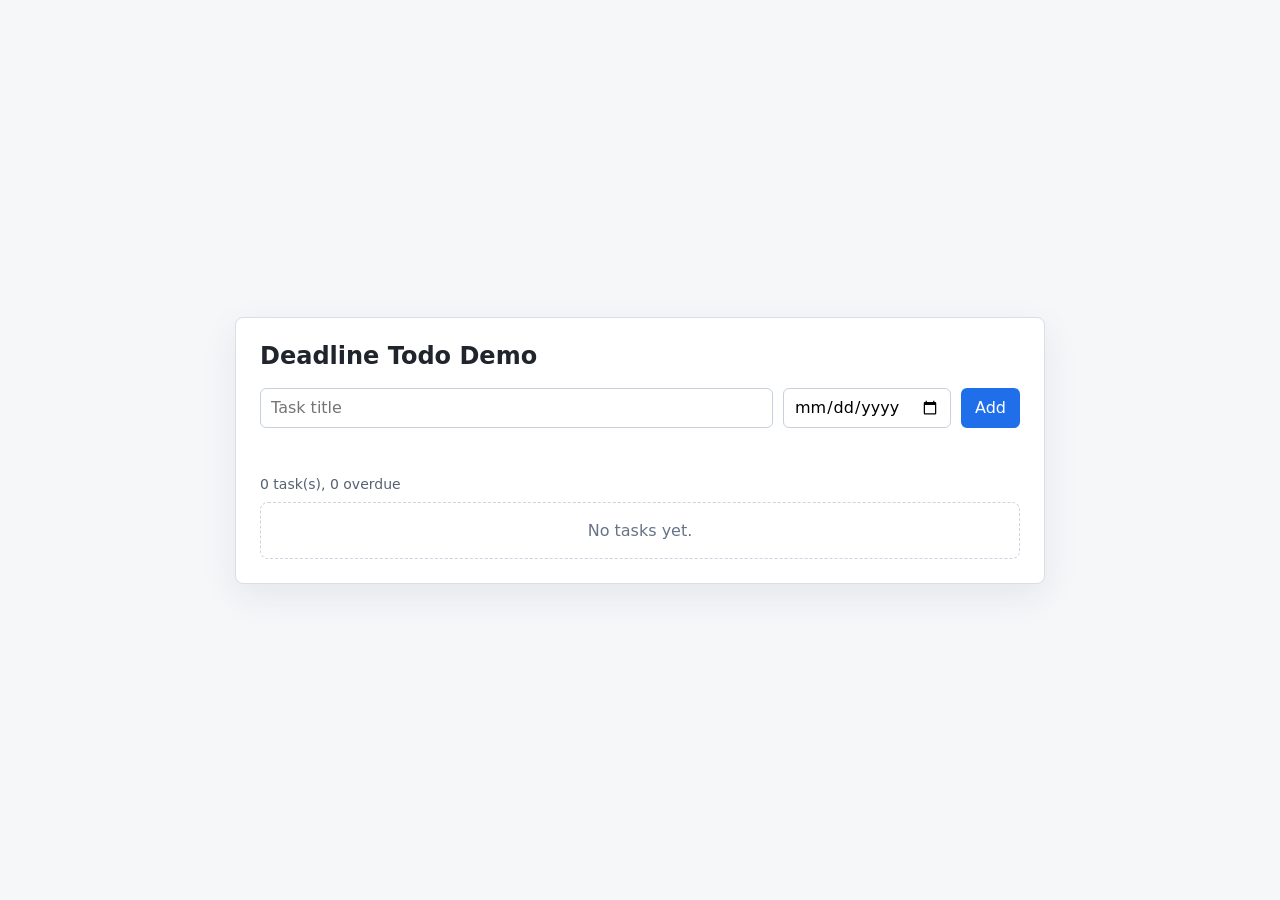
<file: examples/demo-project/index.html>
<!doctype html>
<html lang="en">
  <head>
    <meta charset="utf-8" />
    <meta name="viewport" content="width=device-width, initial-scale=1" />
    <title>Deadline Todo Demo</title>
    <style>
      :root {
        color-scheme: light;
        font-family: Inter, ui-sans-serif, system-ui, -apple-system, BlinkMacSystemFont, "Segoe UI", sans-serif;
        background: #f6f7f9;
        color: #20242c;
      }

      body {
        margin: 0;
        min-height: 100vh;
        display: grid;
        place-items: center;
      }

      main {
        width: min(760px, calc(100vw - 32px));
        background: #ffffff;
        border: 1px solid #d9dee7;
        border-radius: 8px;
        box-shadow: 0 12px 36px rgba(30, 42, 62, 0.08);
        padding: 24px;
      }

      h1 {
        margin: 0 0 18px;
        font-size: 24px;
      }

      form {
        display: grid;
        grid-template-columns: 1fr 168px auto;
        gap: 10px;
        align-items: start;
      }

      input,
      button {
        height: 40px;
        box-sizing: border-box;
        border-radius: 6px;
        font: inherit;
      }

      input {
        border: 1px solid #c8d0dc;
        padding: 0 10px;
      }

      button {
        border: 0;
        background: #1f6feb;
        color: #fff;
        padding: 0 14px;
        cursor: pointer;
      }

      button.secondary {
        background: #edf1f7;
        color: #263142;
      }

      .error {
        grid-column: 1 / -1;
        min-height: 20px;
        color: #b42318;
        font-size: 14px;
      }

      .summary {
        margin: 18px 0 10px;
        color: #576273;
        font-size: 14px;
      }

      ul {
        list-style: none;
        padding: 0;
        margin: 0;
        display: grid;
        gap: 8px;
      }

      li {
        display: grid;
        grid-template-columns: auto 1fr auto auto;
        gap: 10px;
        align-items: center;
        border: 1px solid #dce2eb;
        border-radius: 8px;
        padding: 10px;
      }

      li.overdue {
        border-color: #f2a29b;
        background: #fff7f6;
      }

      .title.done {
        color: #7d8796;
        text-decoration: line-through;
      }

      .meta {
        color: #687386;
        font-size: 13px;
      }

      .badge {
        border-radius: 999px;
        background: #fee4e2;
        color: #b42318;
        font-size: 12px;
        padding: 4px 8px;
      }

      .empty {
        border: 1px dashed #cbd3df;
        border-radius: 8px;
        color: #687386;
        padding: 18px;
        text-align: center;
      }

      @media (max-width: 680px) {
        form {
          grid-template-columns: 1fr;
        }

        li {
          grid-template-columns: auto 1fr;
        }
      }
    </style>
  </head>
  <body>
    <main>
      <h1>Deadline Todo Demo</h1>
      <form id="todo-form">
        <input id="title-input" autocomplete="off" placeholder="Task title" />
        <input id="due-input" type="date" />
        <button type="submit">Add</button>
        <div class="error" id="error"></div>
      </form>
      <p class="summary" id="summary"></p>
      <ul id="todo-list"></ul>
      <div class="empty" id="empty-state" hidden>No tasks yet.</div>
    </main>

    <script>
      const storageKey = "vibe2spec-demo-todos";
      const form = document.querySelector("#todo-form");
      const titleInput = document.querySelector("#title-input");
      const dueInput = document.querySelector("#due-input");
      const error = document.querySelector("#error");
      const list = document.querySelector("#todo-list");
      const summary = document.querySelector("#summary");
      const emptyState = document.querySelector("#empty-state");

      let todos = loadTodos();

      function todayString() {
        return new Date().toISOString().slice(0, 10);
      }

      function isOverdue(todo, today = todayString()) {
        return Boolean(todo.dueDate && !todo.completed && todo.dueDate < today);
      }

      function loadTodos() {
        try {
          return JSON.parse(localStorage.getItem(storageKey) || "[]");
        } catch {
          return [];
        }
      }

      function saveTodos() {
        localStorage.setItem(storageKey, JSON.stringify(todos));
      }

      function addTodo(title, dueDate) {
        todos = [
          ...todos,
          {
            id: String(Date.now()),
            title,
            dueDate,
            completed: false,
          },
        ];
        saveTodos();
        render();
      }

      function toggleTodo(id) {
        todos = todos.map((todo) =>
          todo.id === id ? { ...todo, completed: !todo.completed } : todo,
        );
        saveTodos();
        render();
      }

      function deleteTodo(id) {
        todos = todos.filter((todo) => todo.id !== id);
        saveTodos();
        render();
      }

      function render() {
        list.innerHTML = "";
        const overdueCount = todos.filter((todo) => isOverdue(todo)).length;
        summary.textContent = `${todos.length} task(s), ${overdueCount} overdue`;
        emptyState.hidden = todos.length > 0;

        for (const todo of todos) {
          const item = document.createElement("li");
          item.className = isOverdue(todo) ? "overdue" : "";

          const checkbox = document.createElement("input");
          checkbox.type = "checkbox";
          checkbox.checked = todo.completed;
          checkbox.addEventListener("change", () => toggleTodo(todo.id));

          const title = document.createElement("div");
          title.className = todo.completed ? "title done" : "title";
          title.textContent = todo.title;

          const meta = document.createElement("div");
          meta.className = "meta";
          meta.textContent = todo.dueDate ? `Due ${todo.dueDate}` : "No due date";

          const deleteButton = document.createElement("button");
          deleteButton.type = "button";
          deleteButton.className = "secondary";
          deleteButton.textContent = "Delete";
          deleteButton.addEventListener("click", () => deleteTodo(todo.id));

          item.append(checkbox, title, meta);
          if (isOverdue(todo)) {
            const badge = document.createElement("span");
            badge.className = "badge";
            badge.textContent = "Overdue";
            item.append(badge);
          }
          item.append(deleteButton);
          list.append(item);
        }
      }

      form.addEventListener("submit", (event) => {
        event.preventDefault();
        const title = titleInput.value.trim();
        if (!title) {
          error.textContent = "Task title is required.";
          return;
        }
        error.textContent = "";
        addTodo(title, dueInput.value);
        form.reset();
        titleInput.focus();
      });

      render();
    </script>
  </body>
</html>
</file>
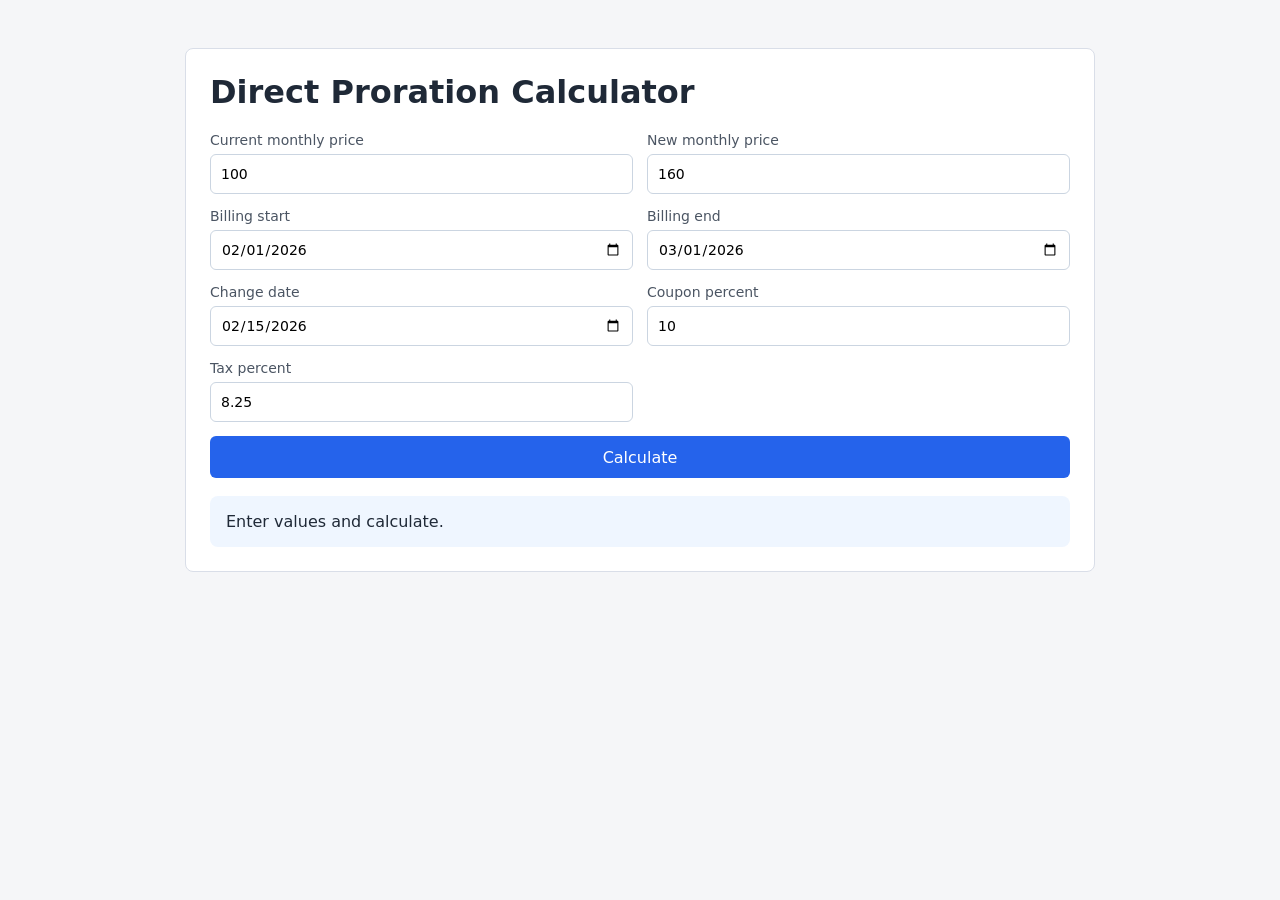
<file: experiments/proration-vibe2spec-vs-direct-20260605/direct-baseline/index.html>
<!doctype html>
<html lang="en">
  <head>
    <meta charset="utf-8" />
    <meta name="viewport" content="width=device-width, initial-scale=1" />
    <title>Direct Proration Calculator</title>
    <style>
      body { margin: 0; font-family: system-ui, sans-serif; background: #f5f6f8; color: #1f2937; }
      main { width: min(860px, calc(100vw - 32px)); margin: 48px auto; background: #fff; border: 1px solid #d9dee8; border-radius: 8px; padding: 24px; }
      h1 { margin-top: 0; }
      form { display: grid; grid-template-columns: repeat(2, minmax(0, 1fr)); gap: 14px; }
      label { display: grid; gap: 6px; font-size: 14px; color: #4b5563; }
      input { height: 38px; border: 1px solid #cbd5e1; border-radius: 6px; padding: 0 10px; font: inherit; }
      button { grid-column: 1 / -1; height: 42px; border: 0; border-radius: 6px; background: #2563eb; color: white; font: inherit; cursor: pointer; }
      #result { margin-top: 18px; padding: 16px; border-radius: 8px; background: #eff6ff; }
      .error { background: #fff1f2 !important; color: #be123c; }
    </style>
  </head>
  <body>
    <main>
      <h1>Direct Proration Calculator</h1>
      <form id="calculator">
        <label>Current monthly price <input id="current" type="number" value="100" step="0.01" /></label>
        <label>New monthly price <input id="next" type="number" value="160" step="0.01" /></label>
        <label>Billing start <input id="start" type="date" value="2026-02-01" /></label>
        <label>Billing end <input id="end" type="date" value="2026-03-01" /></label>
        <label>Change date <input id="change" type="date" value="2026-02-15" /></label>
        <label>Coupon percent <input id="coupon" type="number" value="10" step="0.01" /></label>
        <label>Tax percent <input id="tax" type="number" value="8.25" step="0.01" /></label>
        <button type="submit">Calculate</button>
      </form>
      <div id="result">Enter values and calculate.</div>
    </main>
    <script>
      function money(value) {
        return Math.round(value * 100) / 100;
      }

      function calculateProration(input) {
        const start = new Date(input.start);
        const end = new Date(input.end);
        const change = new Date(input.change);
        if (end <= start || change < start || change >= end) {
          return { error: "Invalid date range" };
        }

        // Direct simplification: assume all billing months have 30 days.
        const remainingDays = Math.ceil((end - change) / 86400000);
        const dailyDelta = (input.next - input.current) / 30;
        const subtotal = dailyDelta * remainingDays;
        const afterCoupon = subtotal * (1 - input.coupon / 100);
        const total = money(afterCoupon * (1 + input.tax / 100));
        return { total, remainingDays, periodDays: 30 };
      }

      function readInput() {
        return {
          current: Number(document.querySelector("#current").value),
          next: Number(document.querySelector("#next").value),
          start: document.querySelector("#start").value,
          end: document.querySelector("#end").value,
          change: document.querySelector("#change").value,
          coupon: Number(document.querySelector("#coupon").value),
          tax: Number(document.querySelector("#tax").value),
        };
      }

      function render(output) {
        const target = document.querySelector("#result");
        if (output.error) {
          target.className = "error";
          target.textContent = output.error;
          return;
        }
        target.className = "";
        target.textContent = `${output.total >= 0 ? "Charge" : "Refund"} $${Math.abs(output.total).toFixed(2)} (${output.remainingDays}/${output.periodDays} days)`;
      }

      document.querySelector("#calculator").addEventListener("submit", (event) => {
        event.preventDefault();
        render(calculateProration(readInput()));
      });

      window.calculateProration = calculateProration;
    </script>
  </body>
</html>
</file>
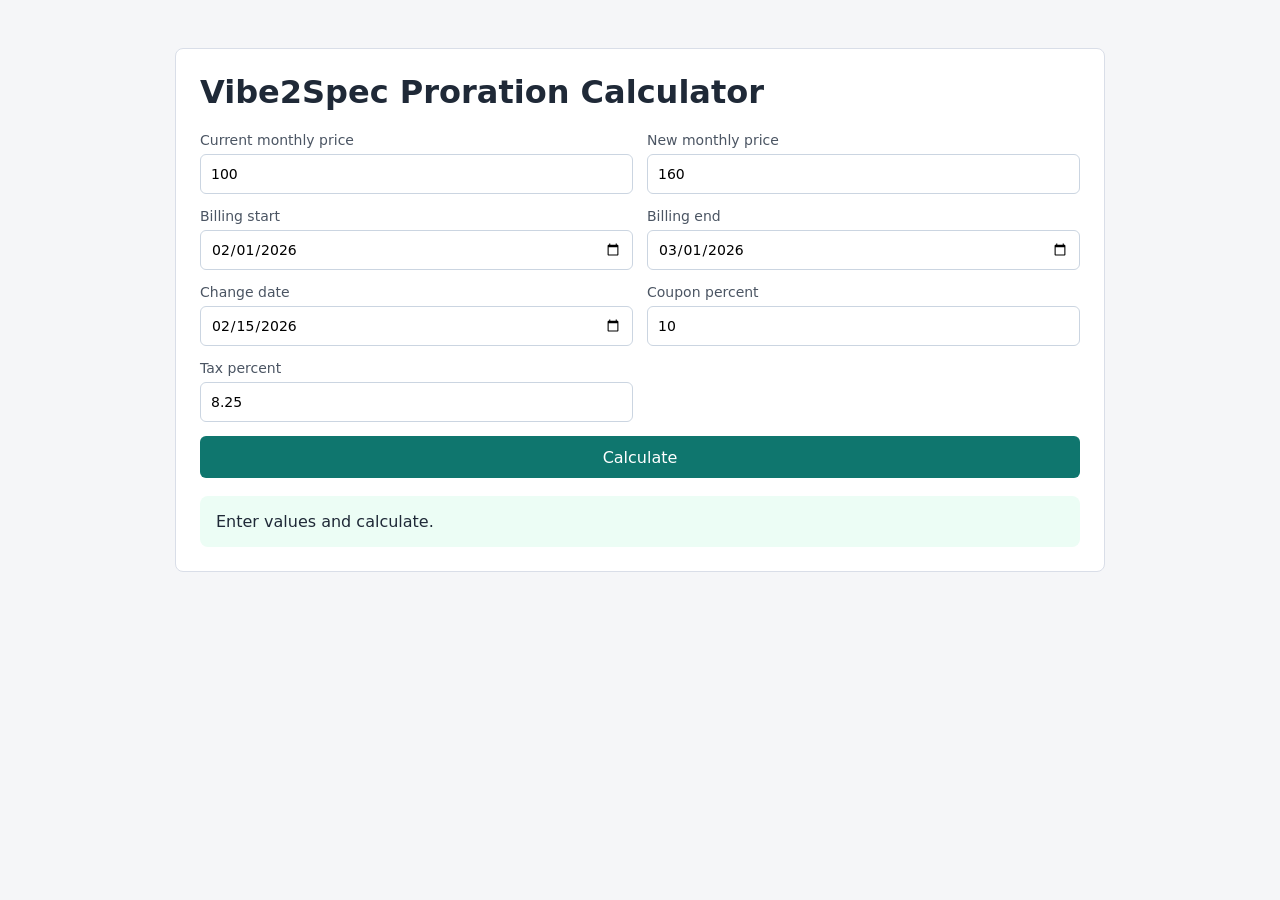
<file: experiments/proration-vibe2spec-vs-direct-20260605/vibe2spec/index.html>
<!doctype html>
<html lang="en">
  <head>
    <meta charset="utf-8" />
    <meta name="viewport" content="width=device-width, initial-scale=1" />
    <title>Vibe2Spec Proration Calculator</title>
    <style>
      body { margin: 0; font-family: system-ui, sans-serif; background: #f5f6f8; color: #1f2937; }
      main { width: min(880px, calc(100vw - 32px)); margin: 48px auto; background: #fff; border: 1px solid #d9dee8; border-radius: 8px; padding: 24px; }
      h1 { margin-top: 0; }
      form { display: grid; grid-template-columns: repeat(2, minmax(0, 1fr)); gap: 14px; }
      label { display: grid; gap: 6px; font-size: 14px; color: #4b5563; }
      input { height: 38px; border: 1px solid #cbd5e1; border-radius: 6px; padding: 0 10px; font: inherit; }
      button { grid-column: 1 / -1; height: 42px; border: 0; border-radius: 6px; background: #0f766e; color: white; font: inherit; cursor: pointer; }
      #result { margin-top: 18px; padding: 16px; border-radius: 8px; background: #ecfdf5; }
      .error { background: #fff1f2 !important; color: #be123c; }
      .amount { font-size: 28px; font-weight: 750; }
      .meta { color: #4b5563; }
    </style>
  </head>
  <body>
    <main>
      <h1>Vibe2Spec Proration Calculator</h1>
      <form id="calculator">
        <label>Current monthly price <input id="current" type="number" value="100" step="0.01" /></label>
        <label>New monthly price <input id="next" type="number" value="160" step="0.01" /></label>
        <label>Billing start <input id="start" type="date" value="2026-02-01" /></label>
        <label>Billing end <input id="end" type="date" value="2026-03-01" /></label>
        <label>Change date <input id="change" type="date" value="2026-02-15" /></label>
        <label>Coupon percent <input id="coupon" type="number" value="10" step="0.01" /></label>
        <label>Tax percent <input id="tax" type="number" value="8.25" step="0.01" /></label>
        <button type="submit">Calculate</button>
      </form>
      <div id="result">Enter values and calculate.</div>
    </main>
    <script>
      const DAY_MS = 86400000;

      function parseDateOnly(value) {
        const parts = value.split("-").map(Number);
        if (parts.length !== 3 || parts.some(Number.isNaN)) {
          return Number.NaN;
        }
        return Date.UTC(parts[0], parts[1] - 1, parts[2]);
      }

      function dayDiff(start, end) {
        return Math.round((parseDateOnly(end) - parseDateOnly(start)) / DAY_MS);
      }

      function roundCents(value) {
        return Math.round((value + Number.EPSILON) * 100) / 100;
      }

      function calculateProration(input) {
        const periodDays = dayDiff(input.start, input.end);
        const affectedDays = dayDiff(input.change, input.end);
        const changeOffset = dayDiff(input.start, input.change);
        if (!Number.isFinite(periodDays) || !Number.isFinite(affectedDays) || !Number.isFinite(changeOffset)) {
          return { error: "Invalid date range" };
        }
        if (periodDays <= 0 || changeOffset < 0 || affectedDays <= 0) {
          return { error: "Invalid date range" };
        }
        const delta = (input.next - input.current) * (affectedDays / periodDays);
        const discounted = delta * (1 - input.coupon / 100);
        const taxed = discounted * (1 + input.tax / 100);
        const total = roundCents(taxed);
        return {
          total,
          kind: total >= 0 ? "charge" : "refund",
          periodDays,
          affectedDays,
        };
      }

      function readInput() {
        return {
          current: Number(document.querySelector("#current").value),
          next: Number(document.querySelector("#next").value),
          start: document.querySelector("#start").value,
          end: document.querySelector("#end").value,
          change: document.querySelector("#change").value,
          coupon: Number(document.querySelector("#coupon").value),
          tax: Number(document.querySelector("#tax").value),
        };
      }

      function render(output) {
        const target = document.querySelector("#result");
        if (output.error) {
          target.className = "error";
          target.textContent = output.error;
          return;
        }
        target.className = "";
        target.innerHTML = `<div class="amount">${output.kind === "charge" ? "Charge" : "Refund"} $${Math.abs(output.total).toFixed(2)}</div><div class="meta">${output.affectedDays}/${output.periodDays} billing days affected</div>`;
      }

      document.querySelector("#calculator").addEventListener("submit", (event) => {
        event.preventDefault();
        render(calculateProration(readInput()));
      });

      window.calculateProration = calculateProration;
    </script>
  </body>
</html>
</file>
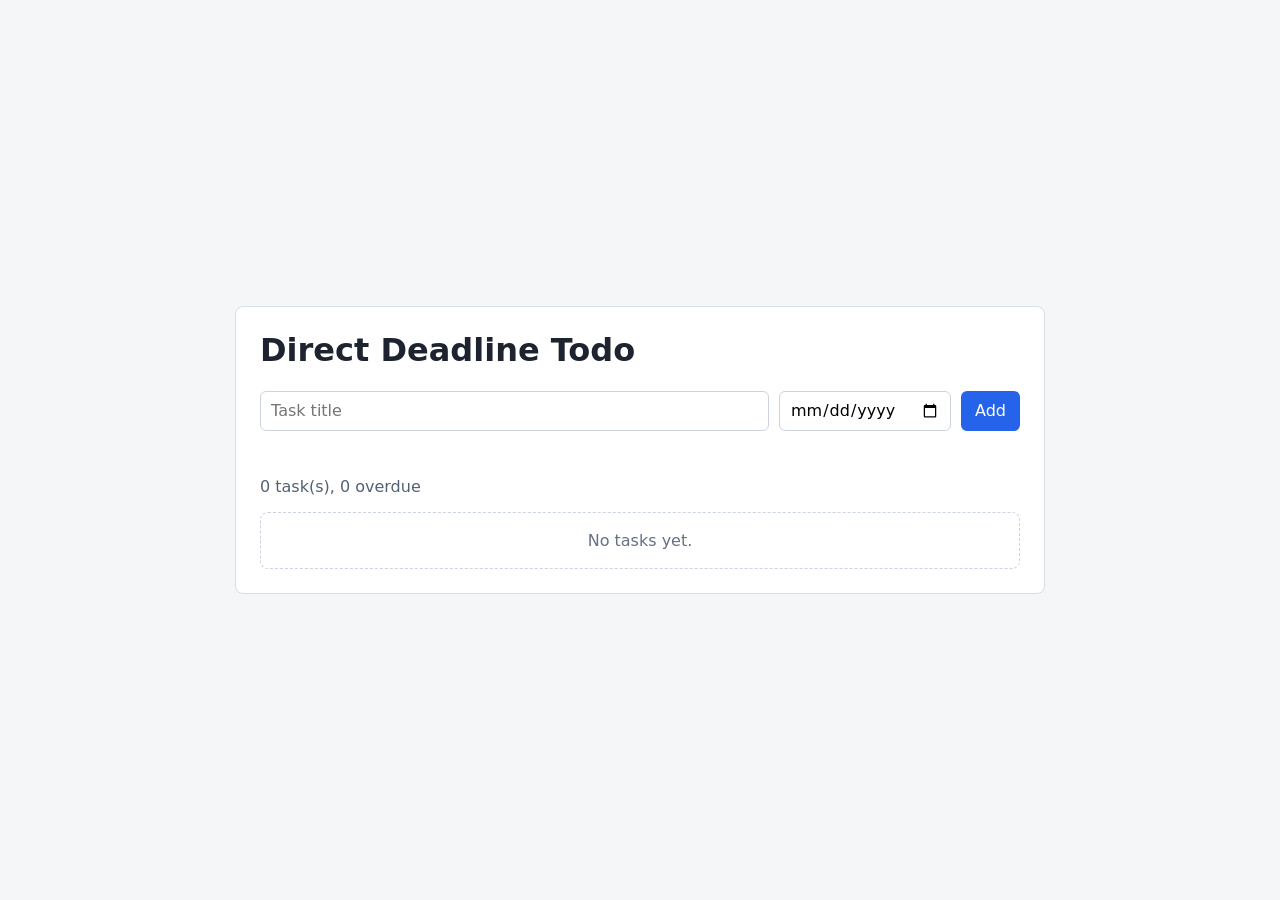
<file: experiments/vibe2spec-vs-direct-20260605/direct-baseline/index.html>
<!doctype html>
<html lang="en">
  <head>
    <meta charset="utf-8" />
    <meta name="viewport" content="width=device-width, initial-scale=1" />
    <title>Direct Deadline Todo</title>
    <style>
      body {
        margin: 0;
        min-height: 100vh;
        display: grid;
        place-items: center;
        background: #f4f6f8;
        color: #1d2430;
        font-family: system-ui, -apple-system, BlinkMacSystemFont, "Segoe UI", sans-serif;
      }

      main {
        width: min(760px, calc(100vw - 32px));
        padding: 24px;
        border: 1px solid #d8dee8;
        border-radius: 8px;
        background: white;
      }

      h1 {
        margin-top: 0;
      }

      form {
        display: flex;
        gap: 10px;
        flex-wrap: wrap;
      }

      input,
      button {
        height: 40px;
        box-sizing: border-box;
        border-radius: 6px;
        font: inherit;
      }

      input {
        border: 1px solid #ccd3df;
        padding: 0 10px;
      }

      #title-input {
        flex: 1 1 280px;
      }

      button {
        border: 0;
        background: #2563eb;
        color: white;
        padding: 0 14px;
      }

      .secondary {
        background: #e8edf5;
        color: #273244;
      }

      #error {
        width: 100%;
        min-height: 20px;
        color: #b42318;
      }

      #summary {
        color: #536174;
      }

      ul {
        padding: 0;
        list-style: none;
      }

      li {
        display: grid;
        grid-template-columns: auto 1fr auto auto;
        gap: 10px;
        align-items: center;
        padding: 10px;
        border: 1px solid #d8dee8;
        border-radius: 8px;
        margin-bottom: 8px;
      }

      li.overdue {
        border-color: #f0a099;
        background: #fff7f6;
      }

      .done {
        color: #778295;
        text-decoration: line-through;
      }

      .meta {
        color: #657184;
        font-size: 13px;
      }

      .badge {
        color: #b42318;
        background: #fee4e2;
        border-radius: 999px;
        padding: 4px 8px;
        font-size: 12px;
      }

      #empty-state {
        border: 1px dashed #cbd3df;
        border-radius: 8px;
        padding: 18px;
        color: #657184;
        text-align: center;
      }
    </style>
  </head>
  <body>
    <main>
      <h1>Direct Deadline Todo</h1>
      <form id="todo-form">
        <input id="title-input" placeholder="Task title" />
        <input id="due-input" type="date" />
        <button>Add</button>
        <div id="error"></div>
      </form>
      <p id="summary"></p>
      <ul id="todo-list"></ul>
      <div id="empty-state">No tasks yet.</div>
    </main>

    <script>
      const storageKey = "direct-deadline-todos";
      const form = document.querySelector("#todo-form");
      const titleInput = document.querySelector("#title-input");
      const dueInput = document.querySelector("#due-input");
      const error = document.querySelector("#error");
      const summary = document.querySelector("#summary");
      const list = document.querySelector("#todo-list");
      const emptyState = document.querySelector("#empty-state");

      let todos = loadTodos();

      function todayString() {
        return new Date().toISOString().slice(0, 10);
      }

      function loadTodos() {
        try {
          return JSON.parse(localStorage.getItem(storageKey) || "[]");
        } catch {
          return [];
        }
      }

      function saveTodos() {
        localStorage.setItem(storageKey, JSON.stringify(todos));
      }

      function isOverdue(todo, today = todayString()) {
        if (!todo.dueDate || todo.completed) {
          return false;
        }
        return todo.dueDate < today;
      }

      function addTodo(title, dueDate) {
        todos.push({
          id: String(Date.now()),
          title,
          dueDate,
          completed: false,
        });
        saveTodos();
        render();
      }

      function toggleTodo(id) {
        todos = todos.map((todo) => {
          if (todo.id !== id) return todo;
          return { ...todo, completed: !todo.completed };
        });
        saveTodos();
        render();
      }

      function deleteTodo(id) {
        todos = todos.filter((todo) => todo.id !== id);
        saveTodos();
        render();
      }

      function render() {
        list.innerHTML = "";
        const overdue = todos.filter((todo) => isOverdue(todo)).length;
        summary.textContent = `${todos.length} task(s), ${overdue} overdue`;
        emptyState.hidden = todos.length > 0;

        for (const todo of todos) {
          const item = document.createElement("li");
          if (isOverdue(todo)) item.className = "overdue";

          const checkbox = document.createElement("input");
          checkbox.type = "checkbox";
          checkbox.checked = todo.completed;
          checkbox.addEventListener("change", () => toggleTodo(todo.id));

          const title = document.createElement("div");
          title.textContent = todo.title;
          if (todo.completed) title.className = "done";

          const meta = document.createElement("div");
          meta.className = "meta";
          meta.textContent = todo.dueDate ? `Due ${todo.dueDate}` : "No due date";

          item.append(checkbox, title, meta);
          if (isOverdue(todo)) {
            const badge = document.createElement("span");
            badge.className = "badge";
            badge.textContent = "Overdue";
            item.append(badge);
          }

          const remove = document.createElement("button");
          remove.className = "secondary";
          remove.textContent = "Delete";
          remove.addEventListener("click", () => deleteTodo(todo.id));
          item.append(remove);
          list.append(item);
        }
      }

      form.addEventListener("submit", (event) => {
        event.preventDefault();
        const title = titleInput.value.trim();
        if (!title) {
          error.textContent = "Task title is required.";
          return;
        }
        error.textContent = "";
        addTodo(title, dueInput.value);
        titleInput.value = "";
        dueInput.value = "";
      });

      render();
    </script>
  </body>
</html>
</file>
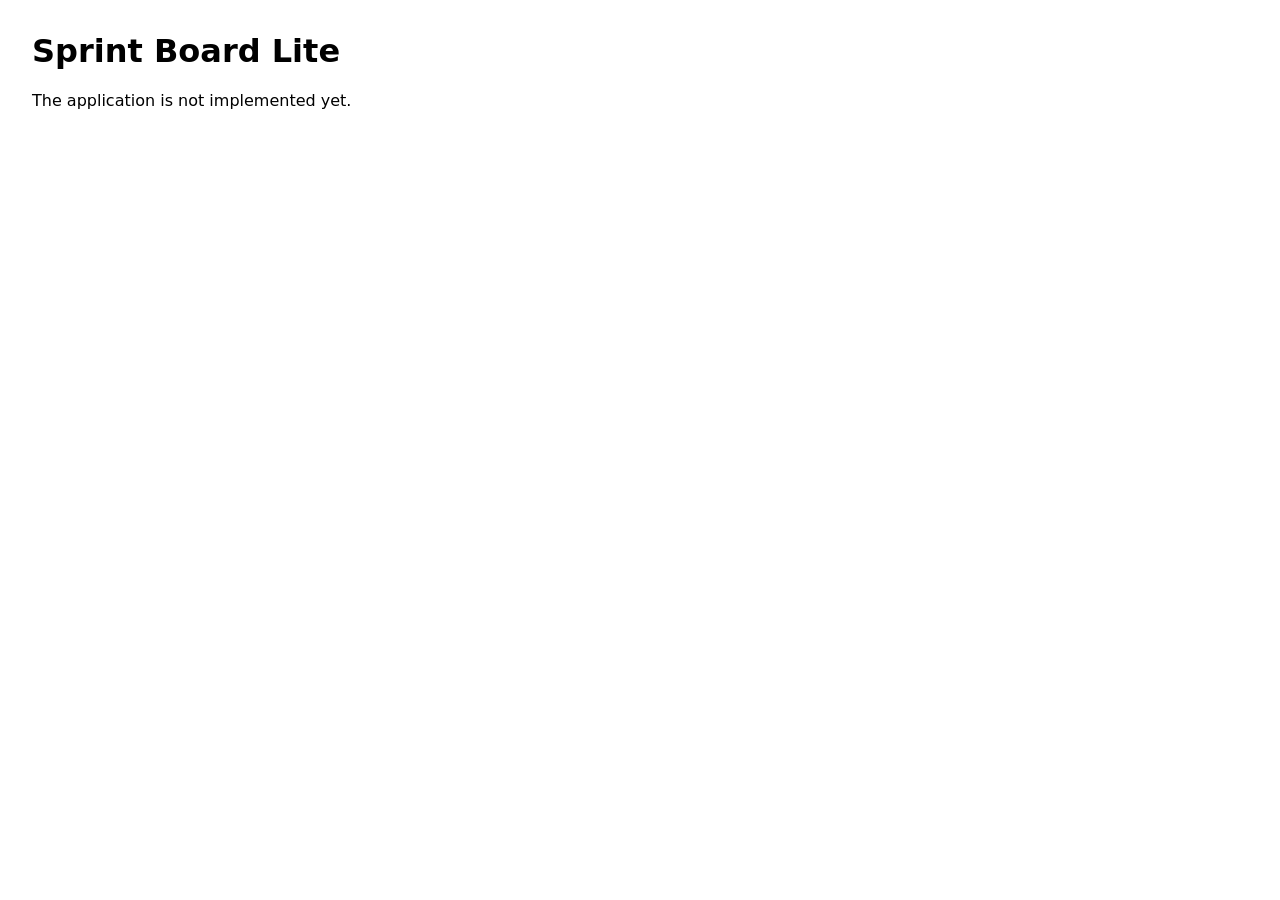
<file: experiments/web-harness-vs-direct-20260603/base/index.html>
<!doctype html>
<html lang="en">
  <head>
    <meta charset="utf-8">
    <meta name="viewport" content="width=device-width, initial-scale=1">
    <title>Sprint Board Lite</title>
    <link rel="stylesheet" href="src/styles.css">
  </head>
  <body>
    <main>
      <h1>Sprint Board Lite</h1>
      <p>The application is not implemented yet.</p>
    </main>
    <script type="module" src="src/app.js"></script>
  </body>
</html>
</file>
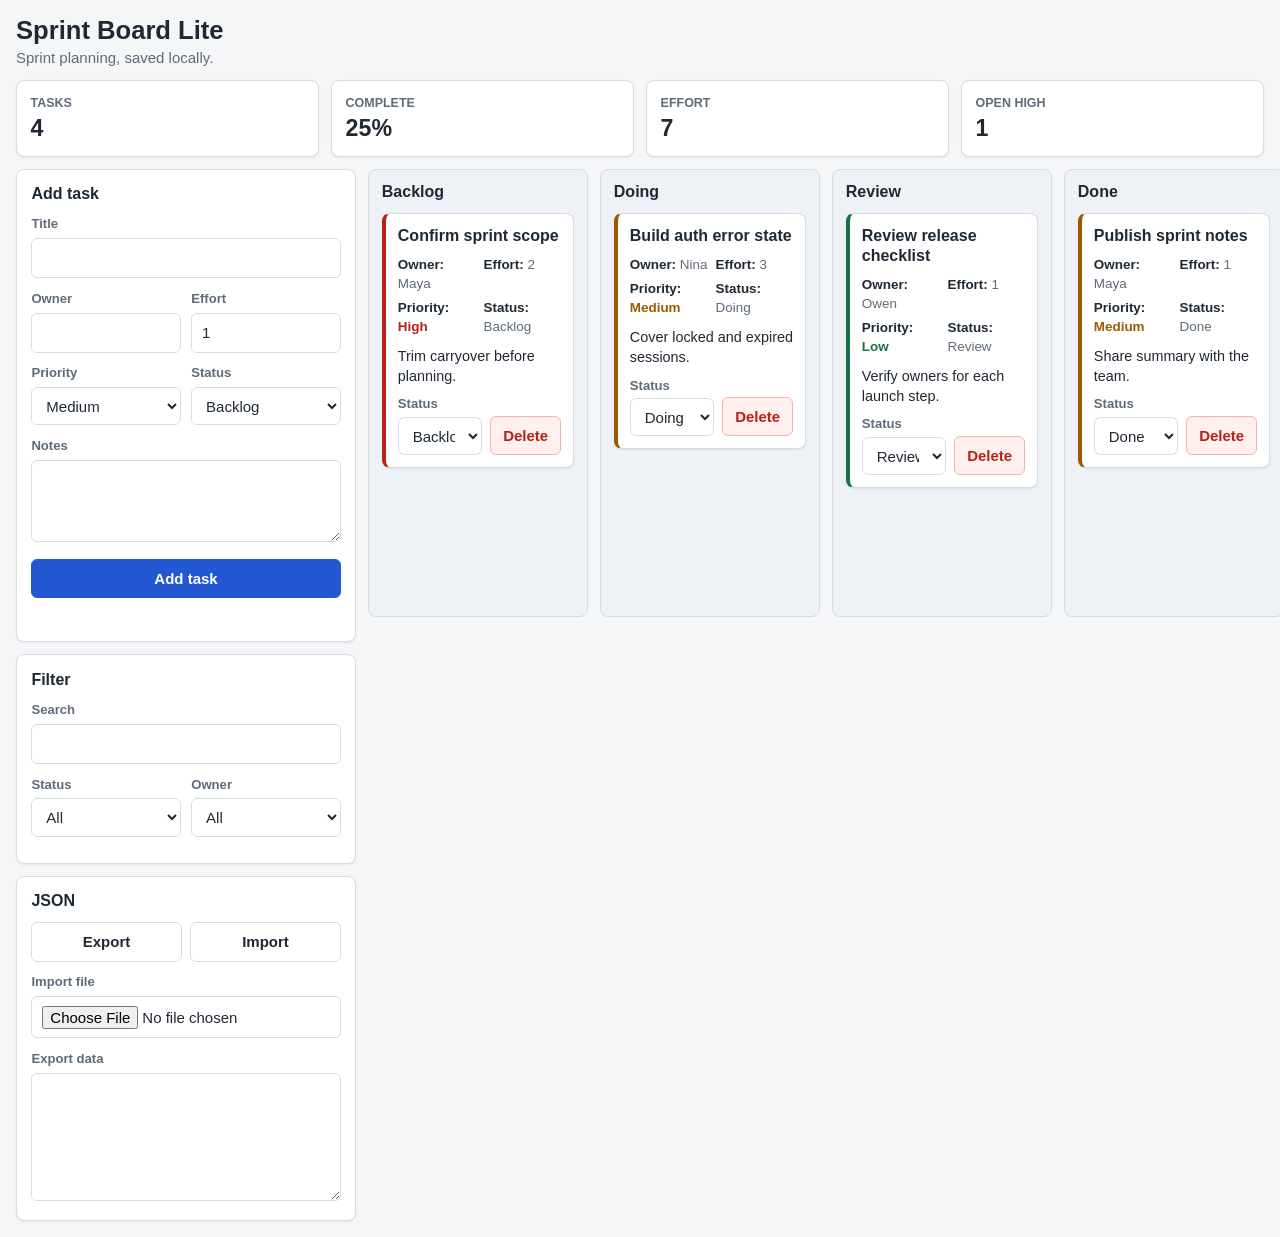
<file: experiments/web-harness-vs-direct-20260603/direct-one-shot/index.html>
<!doctype html>
<html lang="en">
  <head>
    <meta charset="utf-8">
    <meta name="viewport" content="width=device-width, initial-scale=1">
    <title>Sprint Board Lite</title>
    <link rel="stylesheet" href="src/styles.css">
  </head>
  <body>
    <div id="app" class="app-shell">
      <header class="app-header">
        <div>
          <h1>Sprint Board Lite</h1>
          <p>Sprint planning, saved locally.</p>
        </div>
      </header>

      <section class="metrics" aria-label="Sprint metrics">
        <article class="metric-card">
          <span class="metric-label">Tasks</span>
          <strong id="metric-total">0</strong>
        </article>
        <article class="metric-card">
          <span class="metric-label">Complete</span>
          <strong id="metric-completion">0%</strong>
        </article>
        <article class="metric-card">
          <span class="metric-label">Effort</span>
          <strong id="metric-effort">0</strong>
        </article>
        <article class="metric-card">
          <span class="metric-label">Open high</span>
          <strong id="metric-high-priority">0</strong>
        </article>
      </section>

      <section class="workspace">
        <aside class="panel" aria-label="Task controls">
          <form id="task-form" class="task-form">
            <h2>Add task</h2>
            <div class="field">
              <label for="task-title">Title</label>
              <input id="task-title" name="title" type="text" autocomplete="off" required>
            </div>
            <div class="field-grid">
              <div class="field">
                <label for="task-owner">Owner</label>
                <input id="task-owner" name="owner" type="text" autocomplete="off">
              </div>
              <div class="field">
                <label for="task-effort">Effort</label>
                <input id="task-effort" name="effort" type="number" min="0" step="0.5" value="1">
              </div>
            </div>
            <div class="field-grid">
              <div class="field">
                <label for="task-priority">Priority</label>
                <select id="task-priority" name="priority">
                  <option value="low">Low</option>
                  <option value="medium" selected>Medium</option>
                  <option value="high">High</option>
                </select>
              </div>
              <div class="field">
                <label for="task-status">Status</label>
                <select id="task-status" name="status">
                  <option value="backlog" selected>Backlog</option>
                  <option value="doing">Doing</option>
                  <option value="review">Review</option>
                  <option value="done">Done</option>
                </select>
              </div>
            </div>
            <div class="field">
              <label for="task-notes">Notes</label>
              <textarea id="task-notes" name="notes" rows="3"></textarea>
            </div>
            <button class="primary-action" type="submit">Add task</button>
            <p id="app-message" class="app-message" role="status" aria-live="polite"></p>
          </form>

          <div class="filters" aria-label="Board filters">
            <h2>Filter</h2>
            <div class="field">
              <label for="search-input">Search</label>
              <input id="search-input" type="search" autocomplete="off">
            </div>
            <div class="field-grid">
              <div class="field">
                <label for="status-filter">Status</label>
                <select id="status-filter">
                  <option value="all">All</option>
                  <option value="backlog">Backlog</option>
                  <option value="doing">Doing</option>
                  <option value="review">Review</option>
                  <option value="done">Done</option>
                </select>
              </div>
              <div class="field">
                <label for="owner-filter">Owner</label>
                <select id="owner-filter">
                  <option value="all">All</option>
                </select>
              </div>
            </div>
          </div>

          <div class="json-tools" aria-label="JSON tools">
            <h2>JSON</h2>
            <div class="button-row">
              <button id="export-json" type="button">Export</button>
              <button id="import-json" type="button">Import</button>
            </div>
            <label class="file-label" for="import-file">Import file</label>
            <input id="import-file" type="file" accept=".json,application/json">
            <label for="export-output">Export data</label>
            <textarea id="export-output" rows="5" readonly></textarea>
          </div>
        </aside>

        <section class="board" id="board" aria-label="Sprint board">
          <section class="column" data-status="backlog" aria-labelledby="backlog-heading">
            <h2 id="backlog-heading">Backlog</h2>
            <div class="task-list" aria-live="polite"></div>
          </section>
          <section class="column" data-status="doing" aria-labelledby="doing-heading">
            <h2 id="doing-heading">Doing</h2>
            <div class="task-list" aria-live="polite"></div>
          </section>
          <section class="column" data-status="review" aria-labelledby="review-heading">
            <h2 id="review-heading">Review</h2>
            <div class="task-list" aria-live="polite"></div>
          </section>
          <section class="column" data-status="done" aria-labelledby="done-heading">
            <h2 id="done-heading">Done</h2>
            <div class="task-list" aria-live="polite"></div>
          </section>
        </section>
      </section>
    </div>

    <script type="module" src="src/app.js"></script>
  </body>
</html>
</file>
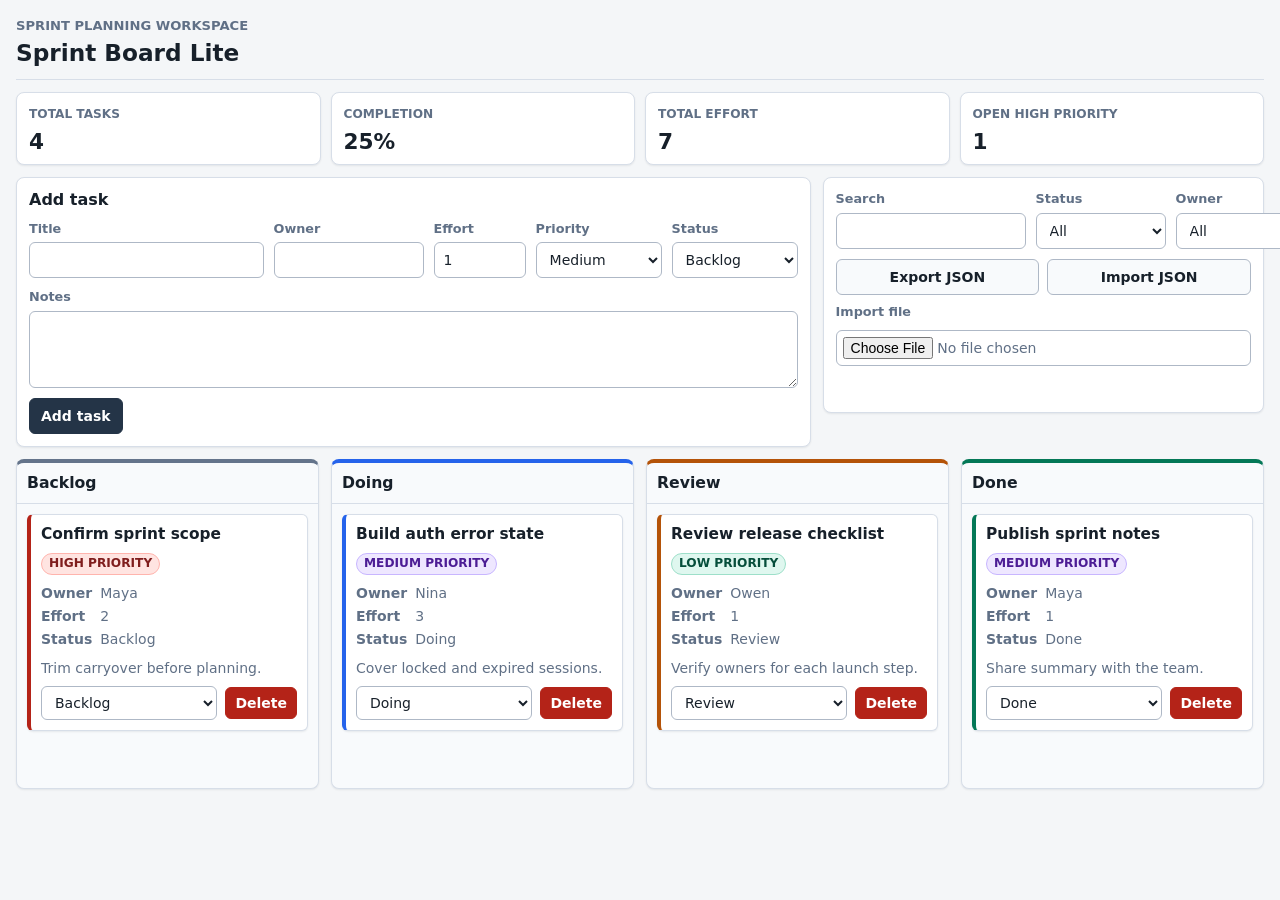
<file: experiments/web-harness-vs-direct-20260603/harness-flow/index.html>
<!doctype html>
<html lang="en">
  <head>
    <meta charset="utf-8">
    <meta name="viewport" content="width=device-width, initial-scale=1">
    <title>Sprint Board Lite</title>
    <link rel="stylesheet" href="src/styles.css">
  </head>
  <body>
    <main id="app" class="app-shell">
      <header class="app-header">
        <div>
          <p class="eyebrow">Sprint planning workspace</p>
          <h1>Sprint Board Lite</h1>
        </div>
      </header>

      <section class="metrics" aria-label="Sprint metrics">
        <article class="metric">
          <span class="metric-label">Total tasks</span>
          <strong id="metric-total">0</strong>
        </article>
        <article class="metric">
          <span class="metric-label">Completion</span>
          <strong id="metric-completion">0%</strong>
        </article>
        <article class="metric">
          <span class="metric-label">Total effort</span>
          <strong id="metric-effort">0</strong>
        </article>
        <article class="metric">
          <span class="metric-label">Open high priority</span>
          <strong id="metric-high-priority">0</strong>
        </article>
      </section>

      <section class="workspace" aria-label="Task entry and controls">
        <form id="task-form" class="task-form">
          <h2>Add task</h2>

          <div class="form-grid">
            <div class="field">
              <label for="task-title">Title</label>
              <input id="task-title" name="title" type="text" autocomplete="off" required>
            </div>

            <div class="field">
              <label for="task-owner">Owner</label>
              <input id="task-owner" name="owner" type="text" autocomplete="off">
            </div>

            <div class="field">
              <label for="task-effort">Effort</label>
              <input id="task-effort" name="effort" type="number" min="0" step="0.5" value="1">
            </div>

            <div class="field">
              <label for="task-priority">Priority</label>
              <select id="task-priority" name="priority">
                <option value="low">Low</option>
                <option value="medium" selected>Medium</option>
                <option value="high">High</option>
              </select>
            </div>

            <div class="field">
              <label for="task-status">Status</label>
              <select id="task-status" name="status">
                <option value="backlog" selected>Backlog</option>
                <option value="doing">Doing</option>
                <option value="review">Review</option>
                <option value="done">Done</option>
              </select>
            </div>

            <div class="field field-wide">
              <label for="task-notes">Notes</label>
              <textarea id="task-notes" name="notes" rows="3"></textarea>
            </div>
          </div>

          <button type="submit">Add task</button>
        </form>

        <section class="filters" aria-label="Board filters and data tools">
          <div class="filter-grid">
            <div class="field">
              <label for="search-input">Search</label>
              <input id="search-input" type="search" autocomplete="off">
            </div>

            <div class="field">
              <label for="status-filter">Status</label>
              <select id="status-filter">
                <option value="All" selected>All</option>
                <option value="backlog">Backlog</option>
                <option value="doing">Doing</option>
                <option value="review">Review</option>
                <option value="done">Done</option>
              </select>
            </div>

            <div class="field">
              <label for="owner-filter">Owner</label>
              <select id="owner-filter">
                <option value="All" selected>All</option>
              </select>
            </div>
          </div>

          <div class="data-actions">
            <button id="export-json" type="button">Export JSON</button>
            <button id="import-json" type="button">Import JSON</button>
            <label for="import-file">Import file</label>
            <input id="import-file" type="file" accept="application/json,.json">
          </div>

          <div id="feedback" class="feedback" aria-live="polite"></div>
        </section>
      </section>

      <section class="board" aria-label="Sprint board">
        <section class="column" data-status="backlog" aria-labelledby="column-backlog-title">
          <header class="column-header">
            <h2 id="column-backlog-title">Backlog</h2>
          </header>
          <div class="task-list" data-task-list="backlog"></div>
        </section>

        <section class="column" data-status="doing" aria-labelledby="column-doing-title">
          <header class="column-header">
            <h2 id="column-doing-title">Doing</h2>
          </header>
          <div class="task-list" data-task-list="doing"></div>
        </section>

        <section class="column" data-status="review" aria-labelledby="column-review-title">
          <header class="column-header">
            <h2 id="column-review-title">Review</h2>
          </header>
          <div class="task-list" data-task-list="review"></div>
        </section>

        <section class="column" data-status="done" aria-labelledby="column-done-title">
          <header class="column-header">
            <h2 id="column-done-title">Done</h2>
          </header>
          <div class="task-list" data-task-list="done"></div>
        </section>
      </section>
    </main>
    <script type="module" src="src/app.js"></script>
  </body>
</html>
</file>
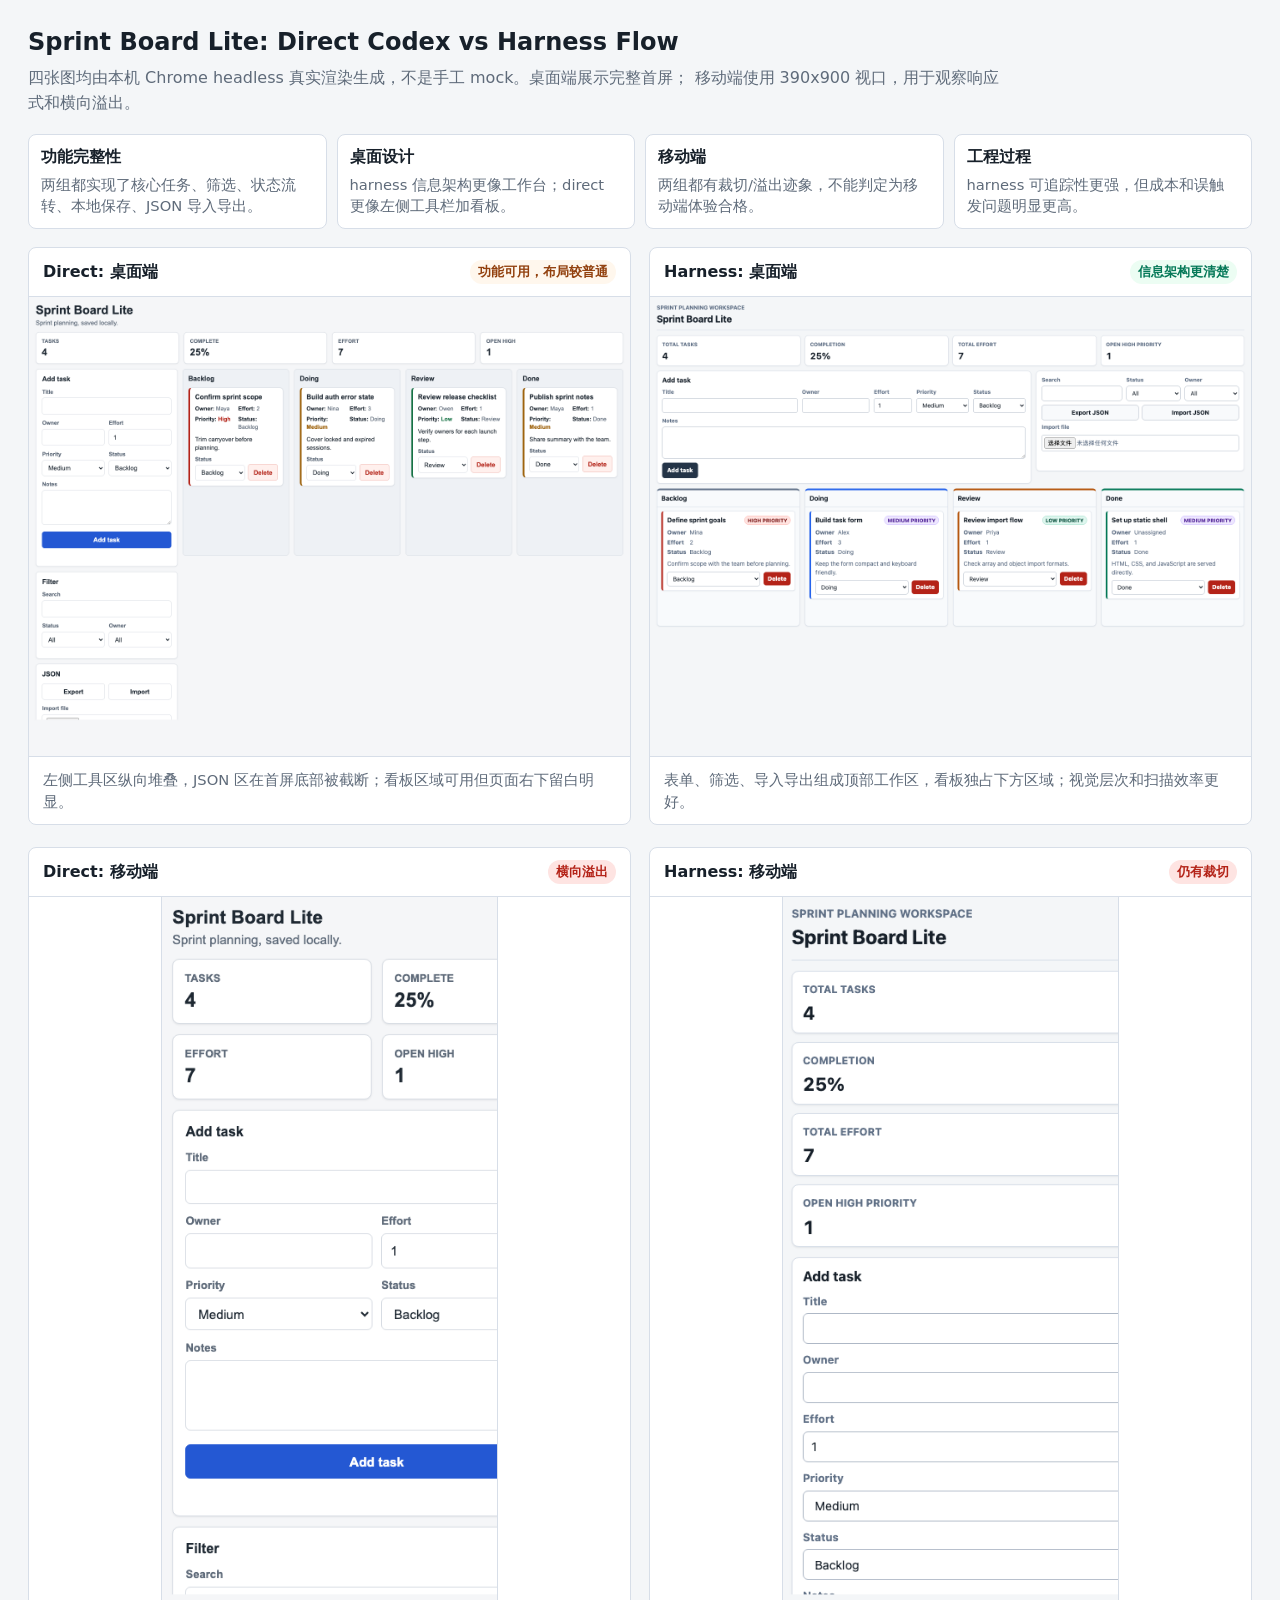
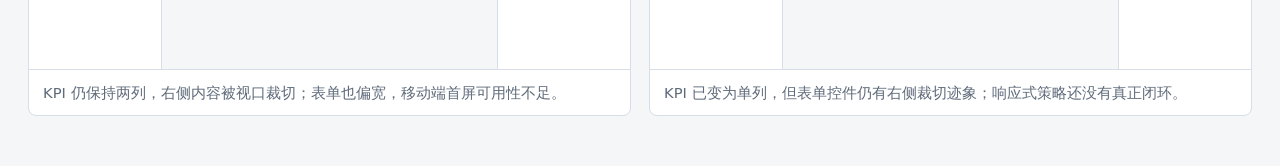
<file: experiments/web-harness-vs-direct-20260603/comparison.html>
<!doctype html>
<html lang="zh-CN">
  <head>
    <meta charset="utf-8" />
    <meta name="viewport" content="width=device-width, initial-scale=1" />
    <title>Sprint Board Lite 对比截图</title>
    <style>
      :root {
        --bg: #f4f6f8;
        --panel: #ffffff;
        --ink: #17202a;
        --muted: #5f6b7a;
        --line: #d7dee8;
        --blue: #2563eb;
        --green: #047857;
        --red: #b42318;
      }

      * {
        box-sizing: border-box;
      }

      body {
        margin: 0;
        padding: 28px;
        color: var(--ink);
        font-family:
          Inter, ui-sans-serif, system-ui, -apple-system, BlinkMacSystemFont, "Segoe UI",
          sans-serif;
        background: var(--bg);
      }

      h1,
      h2,
      p {
        margin: 0;
      }

      .page {
        max-width: 1440px;
        margin: 0 auto;
      }

      .header {
        display: grid;
        gap: 10px;
        margin-bottom: 18px;
      }

      .header p {
        max-width: 980px;
        color: var(--muted);
        line-height: 1.55;
      }

      .summary {
        display: grid;
        grid-template-columns: repeat(4, minmax(0, 1fr));
        gap: 10px;
        margin: 18px 0;
      }

      .summary div {
        min-height: 84px;
        padding: 12px;
        background: var(--panel);
        border: 1px solid var(--line);
        border-radius: 8px;
      }

      .summary b {
        display: block;
        margin-bottom: 6px;
      }

      .summary span {
        color: var(--muted);
        font-size: 0.92rem;
        line-height: 1.45;
      }

      .grid {
        display: grid;
        grid-template-columns: repeat(2, minmax(0, 1fr));
        gap: 18px;
        margin-bottom: 22px;
      }

      .shot {
        overflow: hidden;
        background: var(--panel);
        border: 1px solid var(--line);
        border-radius: 8px;
      }

      .shot header {
        display: flex;
        align-items: center;
        justify-content: space-between;
        gap: 12px;
        padding: 12px 14px;
        border-bottom: 1px solid var(--line);
      }

      .shot h2 {
        font-size: 1rem;
      }

      .badge {
        display: inline-flex;
        align-items: center;
        min-height: 24px;
        padding: 2px 8px;
        font-size: 0.8rem;
        font-weight: 700;
        border-radius: 999px;
      }

      .badge.good {
        color: var(--green);
        background: #ecfdf3;
      }

      .badge.warn {
        color: #92400e;
        background: #fff7ed;
      }

      .badge.bad {
        color: var(--red);
        background: #fee4e2;
      }

      .shot img {
        display: block;
        width: 100%;
        height: auto;
      }

      .note {
        padding: 12px 14px;
        color: var(--muted);
        font-size: 0.92rem;
        line-height: 1.45;
        border-top: 1px solid var(--line);
      }

      .mobile-row {
        align-items: start;
      }

      .mobile-row .shot img {
        width: 56%;
        margin: 0 auto;
        background: #ffffff;
        border-left: 1px solid var(--line);
        border-right: 1px solid var(--line);
      }
    </style>
  </head>
  <body>
    <main class="page">
      <section class="header">
        <h1>Sprint Board Lite: Direct Codex vs Harness Flow</h1>
        <p>
          四张图均由本机 Chrome headless 真实渲染生成，不是手工 mock。桌面端展示完整首屏；
          移动端使用 390x900 视口，用于观察响应式和横向溢出。
        </p>
      </section>

      <section class="summary" aria-label="结论摘要">
        <div>
          <b>功能完整性</b>
          <span>两组都实现了核心任务、筛选、状态流转、本地保存、JSON 导入导出。</span>
        </div>
        <div>
          <b>桌面设计</b>
          <span>harness 信息架构更像工作台；direct 更像左侧工具栏加看板。</span>
        </div>
        <div>
          <b>移动端</b>
          <span>两组都有裁切/溢出迹象，不能判定为移动端体验合格。</span>
        </div>
        <div>
          <b>工程过程</b>
          <span>harness 可追踪性更强，但成本和误触发问题明显更高。</span>
        </div>
      </section>

      <section class="grid">
        <article class="shot">
          <header>
            <h2>Direct: 桌面端</h2>
            <span class="badge warn">功能可用，布局较普通</span>
          </header>
          <img src="screenshots/direct-desktop.png" alt="Direct desktop screenshot" />
          <p class="note">
            左侧工具区纵向堆叠，JSON 区在首屏底部被截断；看板区域可用但页面右下留白明显。
          </p>
        </article>

        <article class="shot">
          <header>
            <h2>Harness: 桌面端</h2>
            <span class="badge good">信息架构更清楚</span>
          </header>
          <img src="screenshots/harness-desktop.png" alt="Harness desktop screenshot" />
          <p class="note">
            表单、筛选、导入导出组成顶部工作区，看板独占下方区域；视觉层次和扫描效率更好。
          </p>
        </article>
      </section>

      <section class="grid mobile-row">
        <article class="shot">
          <header>
            <h2>Direct: 移动端</h2>
            <span class="badge bad">横向溢出</span>
          </header>
          <img src="screenshots/direct-mobile.png" alt="Direct mobile screenshot" />
          <p class="note">
            KPI 仍保持两列，右侧内容被视口裁切；表单也偏宽，移动端首屏可用性不足。
          </p>
        </article>

        <article class="shot">
          <header>
            <h2>Harness: 移动端</h2>
            <span class="badge bad">仍有裁切</span>
          </header>
          <img src="screenshots/harness-mobile.png" alt="Harness mobile screenshot" />
          <p class="note">
            KPI 已变为单列，但表单控件仍有右侧裁切迹象；响应式策略还没有真正闭环。
          </p>
        </article>
      </section>
    </main>
  </body>
</html>
</file>
<file: experiments/web-harness-vs-direct-20260603/base/src/styles.css>
body {
  font-family: system-ui, sans-serif;
  margin: 2rem;
}
</file>
<file: experiments/web-harness-vs-direct-20260603/direct-one-shot/src/styles.css>
:root {
  color-scheme: light;
  --bg: #f5f6f8;
  --surface: #ffffff;
  --surface-strong: #eef1f5;
  --border: #d7dce3;
  --text: #1f2933;
  --muted: #5f6b7a;
  --accent: #2458d3;
  --accent-strong: #173f9d;
  --danger: #b42318;
  --danger-soft: #fff0ed;
  --high: #b42318;
  --medium: #9a5b00;
  --low: #177245;
  --shadow: 0 1px 2px rgba(31, 41, 51, 0.08);
}

* {
  box-sizing: border-box;
}

html {
  min-height: 100%;
}

body {
  min-height: 100%;
  margin: 0;
  background: var(--bg);
  color: var(--text);
  font-family: Arial, Helvetica, sans-serif;
  font-size: 15px;
  line-height: 1.4;
}

button,
input,
select,
textarea {
  font: inherit;
}

button,
input,
select,
textarea {
  border: 1px solid var(--border);
  border-radius: 6px;
}

button:focus-visible,
input:focus-visible,
select:focus-visible,
textarea:focus-visible {
  outline: 3px solid rgba(36, 88, 211, 0.26);
  outline-offset: 2px;
  border-color: var(--accent);
}

button {
  min-height: 38px;
  padding: 0.52rem 0.75rem;
  background: var(--surface);
  color: var(--text);
  cursor: pointer;
  font-weight: 700;
}

button:hover {
  border-color: #aab3c0;
  background: #f9fafb;
}

button:active {
  transform: translateY(1px);
}

.app-shell {
  width: min(1480px, 100%);
  margin: 0 auto;
  padding: 1rem;
}

.app-header {
  display: flex;
  align-items: center;
  justify-content: space-between;
  gap: 1rem;
  margin-bottom: 0.75rem;
}

.app-header h1 {
  margin: 0;
  font-size: clamp(1.35rem, 2vw, 1.8rem);
  line-height: 1.1;
}

.app-header p {
  margin: 0.2rem 0 0;
  color: var(--muted);
}

.metrics {
  display: grid;
  grid-template-columns: repeat(4, minmax(0, 1fr));
  gap: 0.75rem;
  margin-bottom: 0.75rem;
}

.metric-card {
  min-width: 0;
  padding: 0.85rem;
  background: var(--surface);
  border: 1px solid var(--border);
  border-radius: 8px;
  box-shadow: var(--shadow);
}

.metric-label {
  display: block;
  color: var(--muted);
  font-size: 0.78rem;
  font-weight: 700;
  text-transform: uppercase;
}

.metric-card strong {
  display: block;
  margin-top: 0.25rem;
  font-size: 1.45rem;
  line-height: 1.1;
}

.workspace {
  display: grid;
  grid-template-columns: minmax(280px, 340px) minmax(0, 1fr);
  gap: 0.75rem;
  align-items: start;
}

.panel {
  display: grid;
  gap: 0.75rem;
  min-width: 0;
}

.task-form,
.filters,
.json-tools {
  padding: 0.9rem;
  background: var(--surface);
  border: 1px solid var(--border);
  border-radius: 8px;
  box-shadow: var(--shadow);
}

.task-form h2,
.filters h2,
.json-tools h2,
.column h2 {
  margin: 0 0 0.75rem;
  font-size: 1rem;
  line-height: 1.2;
}

.field,
.field-grid {
  margin-bottom: 0.72rem;
}

.field-grid {
  display: grid;
  grid-template-columns: repeat(2, minmax(0, 1fr));
  gap: 0.65rem;
}

.field-grid .field {
  margin-bottom: 0;
}

label {
  display: block;
  margin-bottom: 0.28rem;
  color: var(--muted);
  font-size: 0.82rem;
  font-weight: 700;
}

input,
select,
textarea {
  width: 100%;
  min-width: 0;
  padding: 0.54rem 0.62rem;
  background: #ffffff;
  color: var(--text);
}

textarea {
  resize: vertical;
}

.primary-action {
  width: 100%;
  background: var(--accent);
  border-color: var(--accent);
  color: #ffffff;
}

.primary-action:hover {
  background: var(--accent-strong);
  border-color: var(--accent-strong);
}

.app-message {
  min-height: 1.25rem;
  margin: 0.55rem 0 0;
  color: var(--muted);
  font-size: 0.88rem;
}

.app-message.error {
  color: var(--danger);
}

.button-row {
  display: grid;
  grid-template-columns: repeat(2, minmax(0, 1fr));
  gap: 0.55rem;
  margin-bottom: 0.72rem;
}

.file-label {
  margin-top: 0.15rem;
}

#import-file {
  margin-bottom: 0.72rem;
}

#export-output {
  min-height: 8rem;
  white-space: pre;
}

.board {
  display: grid;
  grid-template-columns: repeat(4, minmax(220px, 1fr));
  gap: 0.75rem;
  min-width: 0;
}

.column {
  display: flex;
  flex-direction: column;
  min-width: 0;
  min-height: 28rem;
  padding: 0.8rem;
  background: var(--surface-strong);
  border: 1px solid var(--border);
  border-radius: 8px;
}

.column h2 {
  display: flex;
  align-items: center;
  justify-content: space-between;
}

.task-list {
  display: flex;
  flex-direction: column;
  gap: 0.65rem;
  min-width: 0;
}

.task-card {
  display: grid;
  gap: 0.58rem;
  min-width: 0;
  padding: 0.75rem;
  background: var(--surface);
  border: 1px solid var(--border);
  border-left: 4px solid var(--accent);
  border-radius: 8px;
  box-shadow: var(--shadow);
}

.task-card.priority-high {
  border-left-color: var(--high);
}

.task-card.priority-medium {
  border-left-color: var(--medium);
}

.task-card.priority-low {
  border-left-color: var(--low);
}

.task-title {
  margin: 0;
  overflow-wrap: anywhere;
  font-size: 1rem;
  line-height: 1.25;
}

.task-meta {
  display: grid;
  grid-template-columns: repeat(2, minmax(0, 1fr));
  gap: 0.35rem 0.5rem;
  color: var(--muted);
  font-size: 0.84rem;
}

.task-meta span,
.task-notes {
  min-width: 0;
  overflow-wrap: anywhere;
}

.task-meta b {
  color: var(--text);
}

.priority-badge {
  font-weight: 700;
  text-transform: capitalize;
}

.priority-badge.high {
  color: var(--high);
}

.priority-badge.medium {
  color: var(--medium);
}

.priority-badge.low {
  color: var(--low);
}

.task-notes {
  margin: 0;
  color: var(--text);
  font-size: 0.9rem;
}

.card-controls {
  display: grid;
  grid-template-columns: minmax(0, 1fr) auto;
  gap: 0.5rem;
  align-items: end;
}

.card-controls label {
  margin-bottom: 0.2rem;
}

.delete-task {
  border-color: #efb4ad;
  background: var(--danger-soft);
  color: var(--danger);
}

.delete-task:hover {
  border-color: var(--danger);
  background: #ffe1dc;
}

.empty-state {
  display: grid;
  min-height: 5.5rem;
  place-items: center;
  padding: 0.75rem;
  color: var(--muted);
  background: rgba(255, 255, 255, 0.58);
  border: 1px dashed #c0c7d1;
  border-radius: 8px;
  text-align: center;
}

@media (max-width: 1180px) {
  .workspace {
    grid-template-columns: 1fr;
  }

  .panel {
    grid-template-columns: repeat(3, minmax(0, 1fr));
    align-items: start;
  }

  .board {
    grid-template-columns: repeat(2, minmax(240px, 1fr));
  }
}

@media (max-width: 780px) {
  .app-shell {
    padding: 0.75rem;
  }

  .metrics {
    grid-template-columns: repeat(2, minmax(0, 1fr));
  }

  .panel,
  .board {
    grid-template-columns: 1fr;
  }

  .column {
    min-height: 12rem;
  }
}

@media (max-width: 460px) {
  body {
    font-size: 14px;
  }

  .app-header {
    align-items: flex-start;
  }

  .field-grid,
  .task-meta,
  .card-controls,
  .button-row {
    grid-template-columns: 1fr;
  }

  .metric-card {
    padding: 0.7rem;
  }

  .metric-card strong {
    font-size: 1.25rem;
  }
}
</file>
<file: experiments/web-harness-vs-direct-20260603/harness-flow/src/styles.css>
:root {
  color-scheme: light;
  --page: #f4f6f8;
  --surface: #ffffff;
  --surface-muted: #f8fafc;
  --border: #d7dee8;
  --border-strong: #aeb8c6;
  --text: #17202a;
  --muted: #607086;
  --soft: #7d8998;
  --focus: #2563eb;
  --focus-ring: rgba(37, 99, 235, 0.22);
  --backlog: #64748b;
  --doing: #2563eb;
  --review: #b45309;
  --done: #047857;
  --low: #0f766e;
  --medium: #7c3aed;
  --high: #b42318;
  --danger: #b42318;
  --radius: 8px;
  --radius-sm: 6px;
  --shadow: 0 1px 2px rgba(15, 23, 42, 0.08);
}

* {
  box-sizing: border-box;
}

body {
  margin: 0;
  background: var(--page);
  color: var(--text);
  font-family: system-ui, -apple-system, BlinkMacSystemFont, "Segoe UI", sans-serif;
  font-size: 14px;
  line-height: 1.45;
}

button,
input,
select,
textarea {
  font: inherit;
}

h1,
h2,
h3,
p,
dd {
  overflow-wrap: anywhere;
}

#app {
  width: min(1440px, calc(100% - 32px));
  margin: 0 auto;
  padding: 16px 0 24px;
}

.app-header {
  display: flex;
  align-items: center;
  justify-content: space-between;
  gap: 12px;
  padding: 0 0 12px;
  border-bottom: 1px solid var(--border);
}

.app-header h1 {
  margin: 0;
  font-size: 1.45rem;
  line-height: 1.2;
  letter-spacing: 0;
}

.eyebrow {
  margin: 0 0 4px;
  color: var(--muted);
  font-size: 0.82rem;
  font-weight: 700;
  text-transform: uppercase;
}

.metrics {
  display: grid;
  grid-template-columns: repeat(4, minmax(0, 1fr));
  gap: 10px;
  margin: 12px 0;
}

.metric {
  min-width: 0;
  min-height: 68px;
  padding: 10px 12px;
  background: var(--surface);
  border: 1px solid var(--border);
  border-radius: var(--radius);
  box-shadow: var(--shadow);
}

.metric-label {
  color: var(--muted);
  font-size: 0.76rem;
  font-weight: 750;
  text-transform: uppercase;
}

.metric strong {
  display: block;
  margin-top: 6px;
  font-size: 1.35rem;
  line-height: 1.15;
  font-variant-numeric: tabular-nums;
}

.workspace {
  display: grid;
  grid-template-columns: minmax(0, 1.35fr) minmax(340px, 0.75fr);
  gap: 12px;
  align-items: start;
  margin-bottom: 12px;
}

.task-form,
.filters {
  min-width: 0;
  padding: 12px;
  background: var(--surface);
  border: 1px solid var(--border);
  border-radius: var(--radius);
  box-shadow: var(--shadow);
}

.task-form h2 {
  margin: 0 0 10px;
  font-size: 1rem;
  line-height: 1.2;
  letter-spacing: 0;
}

.form-grid,
.filter-grid {
  display: grid;
  gap: 10px;
}

.form-grid {
  grid-template-columns: minmax(220px, 2fr) minmax(150px, 1fr) minmax(92px, 0.55fr) minmax(126px, 0.7fr) minmax(126px, 0.7fr);
}

.filter-grid {
  grid-template-columns: minmax(190px, 1fr) minmax(130px, 0.6fr) minmax(130px, 0.6fr);
}

.field,
.field label {
  min-width: 0;
}

.field {
  display: flex;
  flex-direction: column;
  gap: 4px;
}

.field-wide {
  grid-column: 1 / -1;
}

label {
  color: var(--muted);
  font-size: 0.8rem;
  font-weight: 700;
}

input:not([type="file"]),
select,
textarea {
  width: 100%;
  min-width: 0;
  min-height: 36px;
  padding: 7px 9px;
  color: var(--text);
  background: #ffffff;
  border: 1px solid var(--border-strong);
  border-radius: var(--radius-sm);
  outline: none;
}

textarea {
  min-height: 72px;
  resize: vertical;
}

input[type="file"] {
  width: 100%;
  min-height: 36px;
  padding: 6px;
  color: var(--muted);
  background: #ffffff;
  border: 1px solid var(--border-strong);
  border-radius: var(--radius-sm);
}

button {
  display: inline-flex;
  align-items: center;
  justify-content: center;
  min-height: 36px;
  max-width: 100%;
  padding: 7px 11px;
  color: #ffffff;
  font-weight: 750;
  white-space: nowrap;
  background: #243447;
  border: 1px solid #243447;
  border-radius: var(--radius-sm);
  cursor: pointer;
}

.task-form button {
  margin-top: 10px;
}

.data-actions {
  display: grid;
  grid-template-columns: repeat(2, minmax(110px, 1fr));
  gap: 8px;
  align-items: end;
  margin-top: 10px;
}

.data-actions label,
.data-actions input {
  grid-column: 1 / -1;
}

.filters button,
#import-json {
  color: var(--text);
  background: var(--surface-muted);
  border-color: var(--border-strong);
}

button:hover {
  background: #152233;
  border-color: #152233;
}

.filters button:hover,
#import-json:hover {
  background: #eef2f7;
  border-color: #8794a5;
}

input:hover,
select:hover,
textarea:hover,
input[type="file"]:hover {
  border-color: #8794a5;
}

input:focus,
select:focus,
textarea:focus,
button:focus {
  border-color: var(--focus);
  box-shadow: 0 0 0 3px var(--focus-ring);
}

input:focus-visible,
select:focus-visible,
textarea:focus-visible,
button:focus-visible {
  outline: 3px solid var(--focus);
  outline-offset: 2px;
}

.feedback {
  min-height: 24px;
  margin-top: 10px;
  color: var(--muted);
  font-size: 0.86rem;
}

.feedback:not(:empty) {
  padding: 7px 9px;
  background: #eef6ff;
  border: 1px solid #b9d6ff;
  border-radius: var(--radius-sm);
}

.feedback[data-tone="error"] {
  color: #7f1d1d;
  background: #fff1f0;
  border-color: #f3b7b1;
}

.feedback[data-tone="success"] {
  color: #064e3b;
  background: #ecfdf3;
  border-color: #a6e4bf;
}

.board {
  display: grid;
  grid-template-columns: repeat(4, minmax(220px, 1fr));
  gap: 12px;
  align-items: start;
}

.column {
  --column-accent: var(--backlog);
  display: flex;
  min-width: 0;
  min-height: 330px;
  flex-direction: column;
  background: var(--surface-muted);
  border: 1px solid var(--border);
  border-top: 4px solid var(--column-accent);
  border-radius: var(--radius);
  box-shadow: var(--shadow);
  overflow: hidden;
}

.column[data-status="backlog"] {
  --column-accent: var(--backlog);
}

.column[data-status="doing"] {
  --column-accent: var(--doing);
}

.column[data-status="review"] {
  --column-accent: var(--review);
}

.column[data-status="done"] {
  --column-accent: var(--done);
}

.column-header {
  padding: 10px;
  border-bottom: 1px solid var(--border);
}

.column h2 {
  margin: 0;
  font-size: 0.98rem;
  line-height: 1.25;
  letter-spacing: 0;
}

.task-list {
  display: flex;
  min-width: 0;
  flex: 1;
  flex-direction: column;
  gap: 8px;
  padding: 10px;
}

.empty-state {
  display: flex;
  min-height: 86px;
  align-items: center;
  justify-content: center;
  padding: 10px;
  color: var(--soft);
  text-align: center;
  background: #ffffff;
  border: 1px dashed var(--border-strong);
  border-radius: var(--radius-sm);
}

.task-card {
  --card-accent: var(--backlog);
  display: grid;
  min-width: 0;
  gap: 8px;
  padding: 10px;
  background: var(--surface);
  border: 1px solid var(--border);
  border-left: 4px solid var(--card-accent);
  border-radius: var(--radius-sm);
  box-shadow: var(--shadow);
}

.task-card[data-status="doing"] {
  --card-accent: var(--doing);
}

.task-card[data-status="review"] {
  --card-accent: var(--review);
}

.task-card[data-status="done"] {
  --card-accent: var(--done);
}

.task-card[data-priority="high"] {
  border-left-color: var(--high);
}

.task-card__header,
.task-card__actions {
  display: flex;
  min-width: 0;
  flex-wrap: wrap;
  gap: 8px;
  align-items: center;
  justify-content: space-between;
}

.task-card h3 {
  min-width: 0;
  margin: 0;
  font-size: 0.96rem;
  line-height: 1.3;
  letter-spacing: 0;
}

.task-pill {
  display: inline-flex;
  max-width: 100%;
  align-items: center;
  min-height: 22px;
  padding: 2px 7px;
  font-size: 0.76rem;
  font-weight: 750;
  line-height: 1.25;
  text-transform: uppercase;
  background: #eef2f7;
  border: 1px solid var(--border);
  border-radius: 999px;
}

.task-pill--low {
  color: #064e3b;
  background: #dff7ef;
  border-color: #9ddfc9;
}

.task-pill--medium {
  color: #4c1d95;
  background: #eee7ff;
  border-color: #c8b6ff;
}

.task-pill--high {
  color: #7f1d1d;
  background: #ffe4e1;
  border-color: #ffb4ad;
}

.task-card__details {
  display: grid;
  grid-template-columns: auto minmax(0, 1fr);
  gap: 3px 8px;
  margin: 0;
  color: var(--muted);
}

.task-card dt,
.task-card dd {
  margin: 0;
}

.task-card dt {
  font-weight: 750;
}

.task-card__notes {
  margin: 0;
  color: var(--muted);
}

.task-card__actions {
  justify-content: flex-start;
}

.task-status-control {
  flex: 1 1 150px;
  min-height: 32px;
}

.task-delete {
  min-height: 32px;
  padding: 5px 9px;
  background: var(--danger);
  border-color: var(--danger);
}

.sr-only {
  position: absolute;
  width: 1px;
  height: 1px;
  padding: 0;
  margin: -1px;
  overflow: hidden;
  white-space: nowrap;
  border: 0;
  clip: rect(0, 0, 0, 0);
}

@media (max-width: 1120px) {
  .metrics,
  .board {
    grid-template-columns: repeat(2, minmax(0, 1fr));
  }

  .workspace {
    grid-template-columns: 1fr;
  }
}

@media (max-width: 760px) {
  #app {
    width: calc(100% - 20px);
    padding: 10px 0 18px;
  }

  .app-header {
    align-items: flex-start;
    flex-direction: column;
    gap: 6px;
  }

  .metrics,
  .form-grid,
  .filter-grid,
  .board {
    grid-template-columns: 1fr;
  }

  .metric {
    min-height: 58px;
  }

  .column {
    min-height: 0;
  }

  button {
    width: 100%;
    white-space: normal;
  }

  .task-card__actions > * {
    flex: 1 1 140px;
  }
}
</file>
